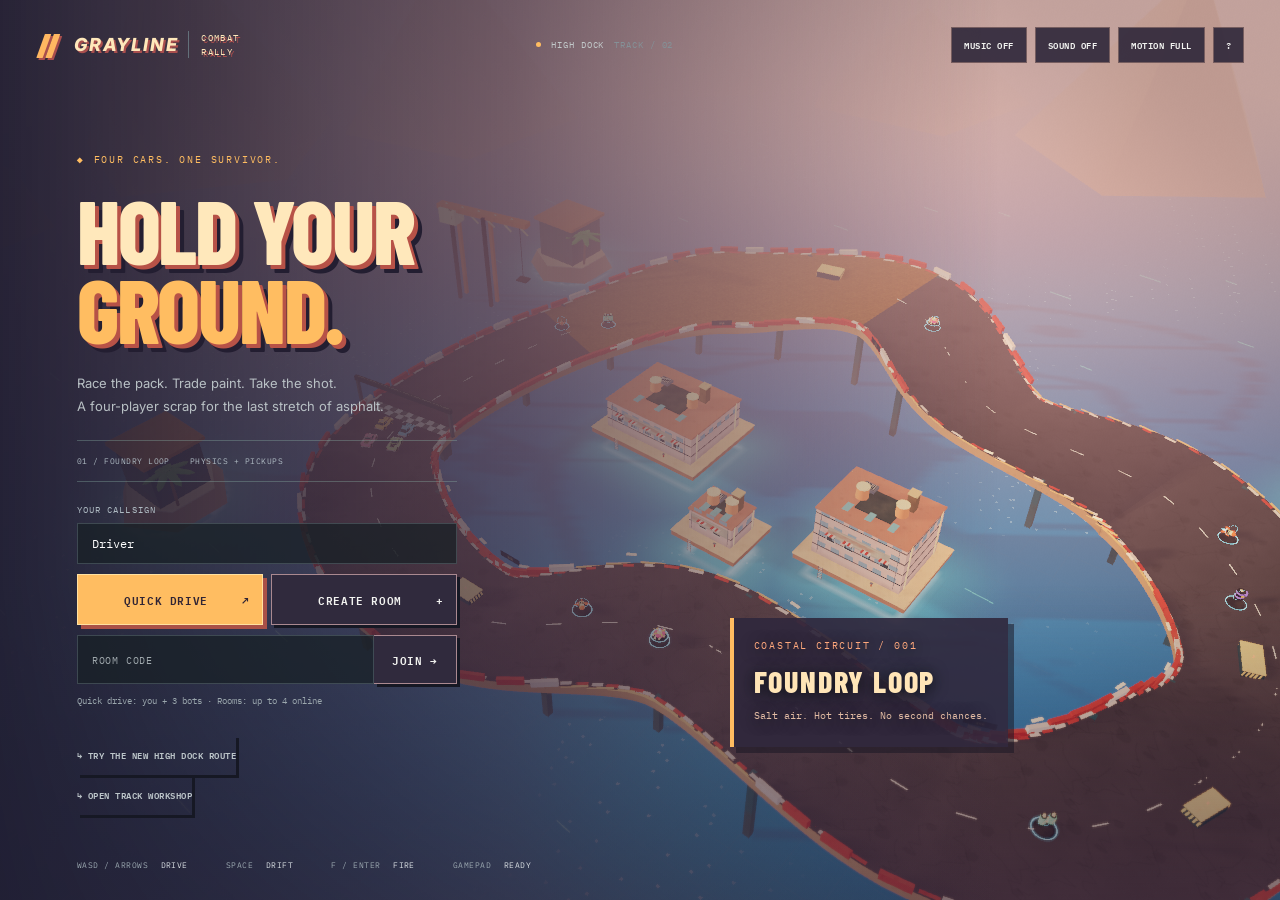
<file: public/game/index.html>
<!doctype html><html lang="en"><head><meta charset="utf-8"><meta name="viewport" content="width=device-width,initial-scale=1,viewport-fit=cover"><meta name="theme-color" content="#161a1d"><title>GRAYLINE — Combat Rally</title><link rel="stylesheet" href="style.css"></head><body>
<canvas id="world" aria-label="3D combat racing circuit"></canvas><div class="vignette"></div>
<header><a class="brand" href="./index.html" aria-label="Grayline home"><span class="brand-icon">//</span> GRAYLINE<span class="brand-sub">COMBAT RALLY</span></a><div class="build-label"><i></i> HIGH DOCK <span>TRACK / 02</span></div><div class="top-actions"><button id="voiceButton" hidden aria-expanded="false" aria-controls="voicePanel">VOICE</button><button id="music" title="Race theme v2 · 117 BPM · C minor" aria-pressed="false">MUSIC OFF</button><button id="sound" title="Toggle sound">SOUND OFF</button><button id="motion" title="Toggle reduced camera and impact motion" aria-pressed="false">MOTION FULL</button><button id="help">?</button><button id="menuBtn" hidden>MENU</button></div></header>
<section id="voicePanel" hidden aria-label="Room voice chat"><div class="eyebrow">ROOM VOICE</div><p id="voiceStatus" role="status">Join to hear the crew. Your microphone starts off.</p><div class="voice-actions"><button id="voiceJoin">JOIN VOICE</button><button id="voiceMic" hidden>MIC OFF · ENABLE</button><button id="voiceResume" hidden>ENABLE AUDIO</button><button id="voiceLeave" hidden>LEAVE VOICE</button></div><div id="voicePlayers"></div><p class="small">Live room audio · Not recorded<br>Headphones recommended. Voice needs a direct connection.</p></section><main id="garage"><section class="intro"><div class="eyebrow">FOUR CARS. ONE SURVIVOR.</div><h1>HOLD YOUR<br><em>GROUND.</em></h1><p class="lede">Race the pack. Trade paint. Take the shot.<br>A four-player scrap for the last stretch of asphalt.</p><div class="spec"><span>01 / FOUNDRY LOOP</span><span>PHYSICS + PICKUPS</span></div><label class="field-label" for="name">YOUR CALLSIGN</label><input id="name" maxlength="18" placeholder="Driver" value="Driver" autocomplete="nickname"><div class="primary-actions"><button id="practice" class="primary">QUICK DRIVE <span>↗</span></button><button id="host" class="secondary">CREATE ROOM <span>+</span></button></div><div class="join-row"><input id="roomCode" placeholder="ROOM CODE" maxlength="8" aria-label="Room code" autocomplete="off"><button id="join">JOIN →</button></div><p class="small">Quick drive: you + 3 bots · Rooms: up to 4 online</p><div id="status" role="status" aria-live="polite"></div><button id="newRoute" class="text-button">↳ TRY THE NEW HIGH DOCK ROUTE</button><br><button id="editorBtn" class="text-button">↳ OPEN TRACK WORKSHOP</button></section><div class="track-caption"><span class="cross">+</span><div><span class="eyebrow">COASTAL CIRCUIT / 001</span><h2>FOUNDRY LOOP</h2><p>Salt air. Hot tires. No second chances.</p></div></div><footer><span>WASD / ARROWS <b>DRIVE</b></span><span>SPACE <b>DRIFT</b></span><span>F / ENTER <b>FIRE</b></span><span>GAMEPAD <b>READY</b></span></footer></main>
<section id="lobby" class="panel" hidden><div class="eyebrow">MULTIPLAYER PADDOCK</div><h2>GET THE CREW IN.</h2><p>Share this room. Empty seats become bots.<br>The host keeps this tab open and active during the race.</p><div class="room-ticket"><span>ROOM CODE</span><strong id="codeDisplay"></strong><button id="copy">COPY INVITE ↗</button></div><div id="roster"></div><button id="start" class="primary">START RACE →</button><p id="waiting" hidden>Waiting for the host to start…</p><button id="leave" class="text-button">LEAVE ROOM</button></section>
<section id="hud" hidden><div id="drivers"></div><div class="race-top"><span id="roundLabel"></span><span id="netLabel"></span></div><div id="center"><div id="centerTag"></div><h2 id="centerTitle"></h2><p id="centerSub"></p><button id="again" class="primary" hidden>RACE AGAIN →</button></div><div id="intel" role="status"><b id="intelLabel"></b><span id="intelDetail"></span></div><div id="hitConfirm" role="status"></div><div id="toast" role="status"></div><div class="dashboard"><div class="speed"><strong id="speed">0</strong><span>KM/H</span><small id="tireStatus">TIRES READY</small><div class="speedbar"><i id="speedbar"></i></div><div id="boostPanel" data-ready="false"><label id="boostLabel" for="boostMeter">DRIFT BOOST · 0%</label><progress id="boostMeter" max="100" value="0"></progress></div></div><div class="weapon"><div id="weaponIcon" aria-hidden="true">◇</div><span class="eyebrow">PICKUP / <b id="ammo">—</b></span><strong id="weapon">NO WEAPON</strong><span id="weaponHint">Drive through a glowing crate</span></div><div class="drive-help">WASD <span>STEER / GAS</span><br>SPACE <span>DRIFT</span><br>E <span>BOOST</span><br>F <span>FIRE</span> &nbsp; R <span>RECOVER −20 HP</span></div></div><canvas id="minimap" width="220" height="150" aria-label="Circuit minimap"></canvas><div id="tiltControls"><div class="tilt-actions"><button id="tiltToggle" aria-pressed="false">TILT OFF</button><button id="tiltCenter" hidden>CENTER</button></div><div class="tilt-meter" aria-hidden="true"><i id="tiltNeedle"></i></div><p id="tiltStatus" role="status">Tap TILT to steer with your phone.</p></div><div id="touch" aria-label="Touch driving controls"><div class="steering-zone"><button data-key="ArrowLeft" aria-label="Steer left"><b>◀</b><span>LEFT</span></button><button data-key="ArrowRight" aria-label="Steer right"><b>▶</b><span>RIGHT</span></button></div><div class="pedal-zone"><button class="touch-brake" data-key="Space" aria-label="Drift"><b>Ⅱ</b><span>DRIFT</span></button><button class="touch-gas" data-key="ArrowUp" aria-label="Accelerate"><b>❯❯</b><span>GAS</span></button><button class="touch-fire" data-key="KeyF" aria-label="Fire weapon"><b>✛</b><span>FIRE</span></button><button id="touchBoost" class="touch-boost" data-key="KeyE" aria-label="Boost charging"><b>⚡</b><span>BOOST</span></button><button class="touch-reverse" data-key="ArrowDown" aria-label="Reverse">REV</button></div></div></section>
<section id="workshop" class="panel" hidden><div class="eyebrow">TRACK WORKSHOP / FOUNDRY LOOP</div><h2>BUILT BY HAND.</h2><p>Drag orange nodes to reshape the circuit. Select a node to edit its elevation, width, banking and surface.<br>Your layout saves on this device and travels with rooms you host.</p><label>Road width <output id="widthValue"></output><input id="width" type="range" min="12" max="26" step="1"></label><label>Tire grip <output id="gripValue"></output><input id="grip" type="range" min="3" max="12" step=".2"></label><label>Engine force <output id="powerValue"></output><input id="power" type="range" min="12" max="26" step="1"></label><div class="terrain-controls"><label>Road node<select id="nodeSelect" aria-label="Road node"></select></label><label>Elevation <output id="nodeHeightValue"></output><input id="nodeHeight" type="range" min="0" max="20" step=".5"></label><label>Local road width <output id="nodeWidthValue"></output><input id="nodeWidth" type="range" min=".6" max="1.4" step=".05"></label><label>Surface to next node<select id="nodeSurface"><option value="asphalt">Asphalt</option><option value="gravel">Gravel / off-road</option></select></label><label>Banking / tilt <output id="nodeBankValue"></output><input id="nodeBank" type="range" min="-18" max="18" step="1"></label></div><label>Placement tool<select id="editTool"><option value="nodes">Move track nodes</option><option value="rocket">Place rocket pickup</option><option value="mine">Place mine pickup</option><option value="oil">Place oil pickup</option><option value="boost">Place boost pickup</option><option value="obstacle">Place solid road blockage</option><option value="block">Place concrete block</option><option value="erase">Remove pickup / block / blockage</option></select></label><p class="small">Placement: click the circuit. Concrete blocks are scenery. Road blockages have collision.<br>Export JSON to keep a portable checkpoint.</p><div class="primary-actions"><button id="saveTrack" class="primary">SAVE + DRIVE</button><button id="export">EXPORT</button></div><div class="primary-actions"><button id="importBtn">IMPORT JSON</button><button id="resetTrack">LOAD DEFAULT</button></div><input type="file" id="importFile" accept="application/json,.json" hidden><button id="closeEditor" class="text-button">BACK TO GARAGE</button><p id="editorStatus" role="status"></p></section>
<dialog id="helpDialog"><button id="closeHelp" class="close" aria-label="Close help">×</button><div class="eyebrow">DRIVER'S BRIEF</div><h2>SURVIVE THE PACK.</h2><p>Last car running wins 2 points. First to 6 wins the match. At 120 seconds, the leading surviving car wins the round.</p><p>Fall from an exposed edge, lose all 100 HP, or after the first 45 seconds, trail the leader by 120 metres for 10 continuous seconds and you're out. Watch the next round and jump back in.</p><p>Music: Grayline race theme v2 · 117 BPM · C minor. Enable MUSIC in the top bar to hear the supplied MIDI arrangement.<br>Weapon shapes identify pickups. Empty pads refill over 7 seconds. Watch for incoming-rocket alerts and confirmed-hit messages. Motion can be reduced with the top-bar switch.</p><p><b>PHONE TILT</b>Tap TILT during a race and allow motion access if asked. Hold the phone in your driving position while it centers, then tilt left or right and hold GAS. CENTER recalibrates; the arrow buttons still work.<br><br><b>DRIFT</b>Build speed above 36 km/h, then hold Space with gas and steer into the corner. Keep holding Space; steer into the slide to tighten it or countersteer to widen it. Release Space to regain grip. Six seconds of powered drifting fills the boost meter. Press E, LB or the BOOST touch button when full for 2.4 seconds of thrust. Charge is retained between corners and resets each round. Boosting cannot refill the meter. S / Down still brakes.</p><div class="help-grid"><p><b>DRIVE</b>WASD or arrow keys<br>S / Down: brake, then reverse<br>Space + steer: hold to drift<br>F / Enter: weapon<br>E: charged drift boost<br>R: recover (−20 HP)</p><p><b>TOUCH</b>Hold LEFT / RIGHT to steer.<br>Hold GAS to accelerate.<br>Hold DRIFT with GAS and steer to slide. Release DRIFT to regain grip.<br>FIRE uses your pickup; REV reverses.</p><p><b>GAMEPAD</b>Left stick: steer<br>RT / A: accelerate<br>LT / B: reverse<br>X: drift · RB: fire · LB: boost</p><p><b>COMET / ROCKET</b>2 forward shots.<br>48 damage + impact.</p><p><b>SNAPJAW / MINE</b>2 rear charges.<br>55 damage + knockback.</p><p><b>INKSPILL / OIL</b>Leave a slick.<br>Rivals lose tire grip.</p><p><b>AFTERBURN / BOOST</b>2.4 seconds of thrust.<br>Save it for a straight.</p></div><p><b>MUSIC</b>Original synthesized C-minor funk at 96 BPM. Bass opens alone; drums, guitar and piano build patiently. Beethoven’s Fifth enters after 80 seconds, then swells every minute. The groove continues across rounds. Toggle MUSIC independently of engine and effects.</p><p class="small">Original prototype inspired by Mashed: Drive to Survive. No original game assets. Online play uses direct browser connections with a server relay fallback; network conditions affect response.</p></dialog>
<script type="module" src="app.js"></script></body></html>
</file>
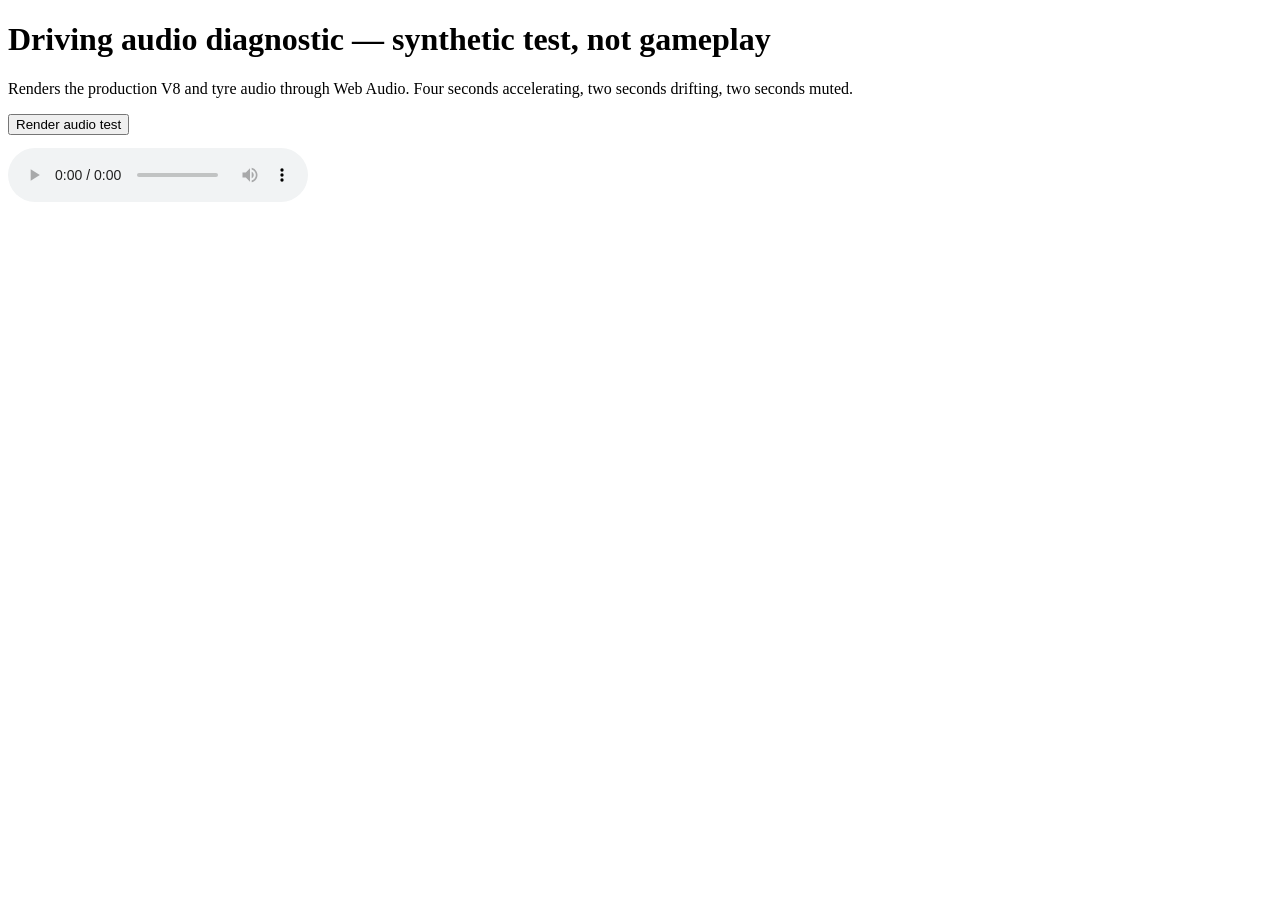
<file: public/game/audio-diagnostic.html>
<!doctype html><html lang="en"><meta charset="utf-8"><title>Driving audio diagnostic</title>
<body><h1>Driving audio diagnostic — synthetic test, not gameplay</h1>
<p>Renders the production V8 and tyre audio through Web Audio. Four seconds accelerating, two seconds drifting, two seconds muted.</p>
<button id="run">Render audio test</button><pre id="result"></pre><audio id="clip" controls></audio>
<script type="module">
import {DrivingAudio} from './driving-audio.js';
document.querySelector('#run').onclick=async()=>{
 const ctx=new OfflineAudioContext(1,48000*8,48000),drive=new DrivingAudio(ctx);
 const update=t=>drive.update({alive:true,vx:Math.min(28,t*7),vz:0,slip:t>=4?8:0,drifting:t>=4,surface:'asphalt'},{throttle:1},t<6,.1);
 update(0);
 const tasks=[];for(let step=1;step<80;step++){const when=step/10;tasks.push(ctx.suspend(when).then(()=>{update(when);return ctx.resume();}));}
 const out=await ctx.startRendering();await Promise.all(tasks);const data=out.getChannelData(0);
 const stats=(a,b)=>{const d=data.slice(a*48000,b*48000);return {rms:Math.sqrt(d.reduce((s,x)=>s+x*x,0)/d.length),peak:d.reduce((s,x)=>Math.max(s,Math.abs(x)),0)};};
 document.querySelector('#result').textContent=JSON.stringify({engine:stats(1,4),drift:stats(4.5,5.8),muted:stats(7.5,8)},null,2);
 const wav=new ArrayBuffer(44+data.length*2),v=new DataView(wav),str=(o,s)=>[...s].forEach((c,i)=>v.setUint8(o+i,c.charCodeAt(0)));
 str(0,'RIFF');v.setUint32(4,wav.byteLength-8,true);str(8,'WAVEfmt ');v.setUint32(16,16,true);v.setUint16(20,1,true);v.setUint16(22,1,true);v.setUint32(24,48000,true);v.setUint32(28,96000,true);v.setUint16(32,2,true);v.setUint16(34,16,true);str(36,'data');v.setUint32(40,data.length*2,true);
 data.forEach((x,i)=>v.setInt16(44+i*2,Math.max(-1,Math.min(1,x))*32767,true));
 document.querySelector('#clip').src=URL.createObjectURL(new Blob([wav],{type:'audio/wav'}));
};
</script></body></html>
</file>
<file: public/game/style.css>
@import url('https://fonts.googleapis.com/css2?family=Barlow+Condensed:wght@500;600;700;800;900&family=IBM+Plex+Mono:wght@400;500;600&family=Inter:wght@400;500;600;700&display=swap');
:root{font-family:Inter,Arial,sans-serif;color:#eef0ef;background:#20272b;font-synthesis:none;--accent:#ffb44a;--dim:#a6afb4;--mono:'IBM Plex Mono',monospace;--display:'Barlow Condensed','Arial Narrow',Impact,sans-serif}*{box-sizing:border-box}body{margin:0;overflow:hidden}button,input,select{font:inherit}button,a,input,select{-webkit-tap-highlight-color:transparent}button{cursor:pointer;border:1px solid #657079;background:#222a2e;color:#f3f4f1;font-family:var(--mono);font-size:11px;letter-spacing:.055em;padding:14px 18px;transition:background .15s,transform .15s}button:hover{background:#3a444a;border-color:#a0acb4}button:active{transform:translateY(1px)}button:disabled{opacity:.45;cursor:wait}button:focus-visible,a:focus-visible,input:focus-visible,select:focus-visible{outline:2px solid var(--accent);outline-offset:4px}[hidden]{display:none!important}#world{position:fixed;inset:0;width:100%;height:100%;outline:0}.vignette{position:fixed;inset:0;pointer-events:none;background:linear-gradient(90deg,rgba(12,17,20,.95),rgba(12,17,20,.58) 36%,transparent 67%),linear-gradient(0deg,#121a22aa,transparent 20%)}body.playing .vignette{background:linear-gradient(0deg,#11181fcc,transparent 23%,transparent 75%,#11181f88)}header{position:fixed;left:36px;right:36px;top:24px;display:flex;justify-content:space-between;align-items:center;z-index:5;gap:18px}.brand{display:flex;align-items:center;gap:10px;font-weight:800;letter-spacing:.05em;font-size:18px;color:#fff;text-decoration:none}.brand-icon{font:900 34px var(--display);color:var(--accent);letter-spacing:-7px;padding-right:10px}.brand-sub{border-left:1px solid #63707a;padding-left:12px;font:9px var(--mono);letter-spacing:.15em;max-width:70px;line-height:1.5}.build-label{font:9px var(--mono);letter-spacing:.1em;color:#c2c9ca;display:flex;gap:10px;align-items:center}.build-label i{width:5px;height:5px;background:var(--accent);border-radius:50%}.build-label span{color:#849197}.top-actions{display:flex;gap:8px}.top-actions button{font-size:9px;padding:9px 12px;background:#1c242a77}.intro{position:absolute;top:17vh;left:6vw;width:380px}.eyebrow{font:10px var(--mono);letter-spacing:.18em;color:var(--accent)}h1{font:800 clamp(68px,7vw,112px)/.88 var(--display);letter-spacing:-.025em;margin:24px 0}h1 em{font-style:normal;color:var(--accent)}.lede{font-size:13px;line-height:1.8;color:#b8c0c4;margin:20px 0}.spec{display:flex;gap:20px;padding:15px 0;border-top:1px solid #87939c40;border-bottom:1px solid #87939c40;font:8px var(--mono);letter-spacing:.06em;color:#aebac2;margin:22px 0}.field-label{display:block;font:9px var(--mono);letter-spacing:.12em;color:#aebac2;margin-bottom:8px}input:not([type=range]),select{border:1px solid #71828b66;color:#fff;background:#182026bb;border-radius:0;padding:12px 14px;width:100%;font:12px var(--mono);outline-offset:2px}input::placeholder{color:#a0a9ad;font-size:10px;letter-spacing:.08em}.primary-actions{display:flex;gap:8px;margin-top:10px}.primary-actions button{flex:1;padding:15px 12px}.primary{background:var(--accent);color:#171b1c;border-color:var(--accent);font-weight:600}.primary:hover{background:#ffc76f;border-color:#ffc76f}.primary span,.secondary span{float:right}.join-row{display:flex;margin-top:10px}.join-row input{flex:1;min-width:0}.join-row button{border-left:0;white-space:nowrap}.small{font:9px/1.8 var(--mono);color:#9ba7ad}.text-button{border:0;background:transparent!important;padding:12px 0;color:#bdc6ca;font-size:9px}#status{font:11px/1.5 var(--mono);color:var(--accent);min-height:16px}.track-caption{position:absolute;left:57%;bottom:17%;display:flex;gap:17px;align-items:flex-start;text-shadow:0 2px 15px #0a0f11}.track-caption .cross{font:32px var(--mono);font-weight:400;color:#a5b0b4}.track-caption h2{font:600 30px var(--display);letter-spacing:.03em;margin:10px 0}.track-caption p{font:10px var(--mono);color:#b3bdc2}.track-caption .eyebrow{color:#b3bdc2}footer{position:absolute;bottom:30px;left:6vw;right:6vw;display:flex;gap:38px;font:8px var(--mono);letter-spacing:.06em;color:#9aa7af}footer b{font-weight:400;color:#dae0e4;padding-left:7px}.panel{position:absolute;top:16vh;left:6vw;width:380px;padding:25px;background:#182025ed;border:1px solid #60717b66;box-shadow:0 20px 80px #0005}.panel h2,dialog h2{font:700 40px/1 var(--display);margin:16px 0}.panel p,dialog p{font-size:12px;line-height:1.7;color:#aab5bc}.room-ticket{border:1px dashed #697980;padding:17px;margin:20px 0;display:grid;gap:12px}.room-ticket span{font:9px var(--mono);color:#8e9da5}.room-ticket strong{font:600 28px var(--mono);letter-spacing:.12em;color:var(--accent)}#roster{margin:15px 0}.seat{display:flex;align-items:center;gap:10px;padding:13px 0;border-bottom:1px solid #75828a33;font:11px var(--mono)}.seat i{width:8px;height:8px}.seat span:last-child{margin-left:auto;font-size:8px;color:#a3b0b8}#start{width:100%;margin-top:14px}#drivers{position:absolute;top:85px;left:36px;right:36px;display:flex;gap:12px;justify-content:center}.driver{flex:1;max-width:240px;padding:12px 14px;background:#182026ce;border-top:2px solid var(--color)}.driver.dead{opacity:.48}.driver-top{display:flex;align-items:center;justify-content:space-between;font:11px var(--mono)}.driver-top span{overflow:hidden;white-space:nowrap;text-overflow:ellipsis}.driver-top b{font:18px var(--display);color:var(--color)}.health{height:3px;background:#ffffff20;margin-top:9px}.health i{display:block;height:100%;background:var(--color);transition:width .15s}.driver small{display:block;font:8px var(--mono);margin-top:7px;color:#a9b6bf}.race-top{position:absolute;top:176px;left:36px;right:36px;display:flex;justify-content:space-between;font:9px var(--mono);color:#d2dbde;letter-spacing:.12em}#center{position:absolute;left:50%;top:43%;transform:translate(-50%,-50%);text-align:center;pointer-events:none;text-shadow:0 4px 25px #0009;width:90%}#centerTag{font:10px var(--mono);letter-spacing:.2em;color:var(--accent)}#centerTitle{font:800 76px/.95 var(--display);letter-spacing:-.025em;margin:12px 0;color:#fff}#centerSub{font:12px var(--mono);line-height:1.7}#again{pointer-events:auto;min-width:200px}#toast{position:absolute;left:50%;bottom:160px;transform:translateX(-50%);font:11px var(--mono);color:var(--accent);background:#182026c9;padding:10px 18px;white-space:nowrap}#toast:empty{display:none}.dashboard{position:absolute;bottom:30px;left:36px;display:flex;gap:28px;align-items:center}.speed{min-width:140px}.speed strong{font:700 70px/.9 var(--display)}.speed>span{font:9px var(--mono);margin-left:7px;color:#a3b0b8}.speedbar{height:3px;background:#70808b55;margin-top:10px;width:140px}.speedbar i{display:block;height:100%;background:var(--accent)}.weapon{border-left:1px solid #78868d77;padding-left:25px;display:grid;gap:8px;min-width:200px}.weapon strong{font:600 27px var(--display);letter-spacing:.02em}.weapon>span:last-child{font:9px var(--mono);color:#a9b6bf}.drive-help{font:9px/2.2 var(--mono);color:#eef2f4}.drive-help span{color:#91a1ac;margin-left:6px}#minimap{position:absolute;right:36px;bottom:26px;width:200px;height:137px;background:#151e2499;border:1px solid #6c7b8244}#workshop{top:105px;max-height:calc(100vh - 130px);overflow:auto;width:340px;padding:23px}#workshop label{font:10px var(--mono);display:block;color:#bcc8cd;margin:17px 0}#workshop output{float:right;color:var(--accent)}input[type=range]{display:block;accent-color:var(--accent);width:100%;margin-top:12px}select{margin-top:9px;font-size:11px}#workshop p.small{font-size:9px}dialog{background:#1b252d;color:#fff;border:1px solid #6e7d87;padding:34px;width:540px;max-width:92vw;max-height:88vh;overflow:auto;box-shadow:0 30px 120px #0009}dialog::backdrop{background:#060c10a8;backdrop-filter:blur(6px)}.close{position:absolute;right:15px;top:15px;padding:4px 10px;font-size:24px;border:0;background:transparent}.help-grid{display:grid;grid-template-columns:1fr 1fr;gap:8px 20px}.help-grid b{display:block;color:var(--accent);font:10px var(--mono);margin-bottom:8px}#touch{display:none;position:absolute;bottom:12px;left:12px;right:12px;justify-content:space-between;pointer-events:none}#touch>div{display:flex;gap:6px}#touch button{pointer-events:auto;touch-action:none;user-select:none;background:#27353acc;min-height:54px;padding:12px;font-size:11px}body.editing .vignette{background:linear-gradient(90deg,#10181caa,transparent 48%)}
@media(max-height:790px) and (min-width:701px){.intro{top:14vh}h1{font-size:74px;margin:18px 0}.lede{margin:12px 0}.spec{margin:16px 0;padding:12px 0}.intro .primary-actions button{padding:13px 10px}.intro input:not([type=range]){padding:10px 12px}footer{bottom:18px}}
@media(max-width:850px){.build-label{display:none}.intro{left:5vw;width:340px}.track-caption{left:59%;max-width:200px}.dashboard{gap:16px}.drive-help{display:none}.driver{padding:10px}.race-top{top:170px}}
@media(max-width:600px){header{left:18px;right:18px;top:15px}.brand{font-size:15px}.brand-sub{display:none}.top-actions button{padding:8px}.intro{top:110px;width:calc(100% - 44px);left:22px;max-width:360px}h1{font-size:70px}.vignette{background:linear-gradient(90deg,#11181cec,#11181c99 65%,#11181c44)}.track-caption,footer{display:none}.panel{left:18px;top:100px;width:calc(100% - 36px);max-width:380px}.lede{font-size:12px}.spec{margin:15px 0}.driver-top{font-size:9px}.driver-top b{font-size:16px}#drivers{top:69px;left:12px;right:12px;gap:4px}.driver{padding:8px 6px}.driver small{font-size:7px}.race-top{top:151px;left:15px;right:15px;font-size:8px}.dashboard{left:15px;bottom:98px;gap:16px}.speed strong{font-size:48px}.speed{min-width:96px}.speedbar{width:90px}.weapon{padding-left:15px;min-width:150px}.weapon strong{font-size:23px}#minimap{right:15px;bottom:200px;width:130px;height:89px}#centerTitle{font-size:54px}#toast{bottom:190px;font-size:9px}#workshop{left:15px;width:300px}#touch{display:flex}}
@media(pointer:coarse){body.playing #touch{display:flex}.dashboard{bottom:95px}#minimap{bottom:95px}}

#voicePanel{position:fixed;right:32px;top:76px;width:330px;max-width:calc(100vw - 32px);max-height:65vh;overflow:auto;padding:20px;background:#182329f5;border:1px solid #64747c;z-index:30;box-shadow:0 12px 40px #0006}#voicePanel p{font-size:12px;line-height:1.6}#voicePanel button{font-size:10px;padding:10px}.voice-actions{display:flex;gap:6px;flex-wrap:wrap}.voice-player{display:flex;justify-content:space-between;align-items:center;gap:8px;font-size:11px;margin-top:10px}.voice-player span{overflow-wrap:anywhere}#voiceMic[aria-pressed=true]{background:#b6dd77;color:#182329}@media(max-width:650px){#voicePanel{right:16px;top:70px}.top-actions{gap:4px}.top-actions button{padding:8px;font-size:9px}}


.race-top span{background:#17262bbf;padding:6px 10px;border-radius:2px}


#tireStatus{display:block;font:8px "IBM Plex Mono",monospace;color:#e3c18b;margin-top:5px;letter-spacing:1px}

/* Art pass 03 — coastal print palette, bold silhouettes and readable combat cards. */
:root{--accent:#ffc66d;--dim:#b8d6d2;color:#fff1d4;background:#153e49}
button{border:1px solid #a6c9c280;background:#173946;border-radius:3px;box-shadow:0 3px 0 #102c36;font-weight:600}button:hover{background:#295866}button.primary{color:#173441;background:#ffc66d;border-color:#ffe3a4;box-shadow:0 4px 0 #b16a46}.top-actions button{background:#153846db;box-shadow:none}.brand{color:#fff1d4}.brand-icon{color:#ffba6a}.vignette{background:linear-gradient(90deg,#102e3ff0,#163e4bab 35%,transparent 72%),linear-gradient(0deg,#143b4888,transparent 30%)}body.playing .vignette{background:linear-gradient(0deg,#103342b8,transparent 21%,transparent 85%,#10334266)}body.critical.playing .vignette{box-shadow:inset 0 0 80px #fa65554d}
h1{text-shadow:4px 5px 0 #133344}h1 em{color:#ffbd75}.intro .eyebrow:before{content:'◆';margin-right:9px}.spec{border-color:#88ada35e}.track-caption{border-left:4px solid #ffb876;padding:15px 20px;background:#163e49cc;box-shadow:5px 5px 0 #0f2c3877}.track-caption .cross{display:none}.track-caption h2{font-weight:800;letter-spacing:.06em;color:#ffe5b7}.track-caption p{color:#b4d8d0}.track-caption .eyebrow{color:#ffa97d}
#drivers{top:80px;gap:8px;max-width:860px;margin:auto}.driver{padding:8px 12px;border:1px solid #9cbcb040;border-top:3px solid var(--color);background:#123544dc;box-shadow:3px 3px 0 #0d2b3866;border-radius:3px}.driver-top b{font-size:20px}.driver small{margin-top:5px}.health{height:4px}.race-top{top:159px}.race-top span{background:#133642df;border:1px solid #85aaa24d;border-radius:3px;font-size:8px}
.dashboard{bottom:26px;gap:22px}.speed strong{font-weight:900;font-style:italic;text-shadow:3px 3px 0 #123847}.speedbar{height:5px;background:#90b4b23d;border-radius:3px;overflow:hidden}.weapon{position:relative;border:1px solid var(--weapon,#fff0cd);border-left:5px solid var(--weapon,#fff0cd);padding:12px 16px 12px 67px;background:#123746e8;min-width:285px;box-shadow:4px 4px 0 #0a263466;transform:skew(-3deg);border-radius:4px}.weapon strong{font-weight:900;color:var(--weapon,#fff0cd);font-size:30px;letter-spacing:.07em}.weapon .eyebrow{color:#e2e1c4;font-size:8px}.weapon>span:last-child{font-size:8px;color:#c5ded6}.weapon #weaponIcon{position:absolute;left:14px;top:23px;font:900 42px/1 var(--display);color:var(--weapon,#fff0cd);text-shadow:2px 2px 0 #0c2732}.drive-help{font-size:8px;color:#ffebc7}#toast{border:1px solid #ffd597;background:#183c49ed;border-radius:3px;color:#ffe8b7;box-shadow:3px 3px 0 #102d37}#minimap{background:#133947cc;border:2px solid #82bdb383;border-radius:6px}
#intel{position:absolute;top:194px;left:50%;transform:translateX(-50%);padding:9px 18px;background:#173e4ae8;border:1px solid #ffda93;border-left:5px solid #ffda93;display:grid;gap:3px;text-align:center;border-radius:3px;pointer-events:none}#intel b{font:800 21px var(--display);letter-spacing:.08em;color:#ffe1aa}#intel span{font:9px var(--mono);color:#e7e6cc}#intel[data-kind=danger]{border-color:#ff8c78;background:#542f3bee}#intel[data-kind=danger] b{color:#ffb39b}#hitConfirm{position:absolute;top:34%;left:50%;transform:translateX(-50%) rotate(-3deg);font:900 30px var(--display);color:#ffedb6;text-shadow:3px 3px 0 #173544;letter-spacing:.04em;pointer-events:none}#hitConfirm:not(:empty):before{content:'✦ ';color:#ff956b}#hitConfirm:empty{display:none}#centerTitle{color:#fff0d1;text-shadow:4px 5px 0 #173746}#centerTag{color:#ffca82}.panel,dialog{background:#153846f5;border-color:#84b9af;border-radius:4px}.panel h2,dialog h2{color:#ffe4b4}.room-ticket{background:#102e39;border-color:#8db4a9}#voicePanel{background:#153846f5;border-color:#80b6aa}.reduced-motion *, .reduced-motion *:before{animation:none!important;transition:none!important}
@media(max-width:850px){.weapon{min-width:235px;padding-left:55px}.weapon strong{font-size:24px}.weapon #weaponIcon{left:10px;font-size:34px}#motion{font-size:8px!important}.top-actions{gap:4px}}
@media(max-width:600px){#drivers{top:69px}.driver{padding:7px 5px}.race-top{top:149px}#intel{top:184px;min-width:190px;padding:7px 10px}#intel b{font-size:18px}#intel span{font-size:8px}.weapon{min-width:205px;max-width:calc(100vw - 135px);padding:9px 10px 9px 45px}.weapon strong{font-size:21px}.weapon #weaponIcon{font-size:30px;left:9px}.weapon>span:last-child{font-size:7px}.dashboard{bottom:96px;gap:12px}.speed{min-width:88px}.top-actions button{padding:7px 6px}#sound,#motion{font-size:7px!important}#hitConfirm{font-size:24px;top:38%}.build-label{display:none}}
@media(max-width:600px){body.playing .brand,body:has(#voiceButton:not([hidden])) .brand{font-size:0;gap:0;min-width:28px}.weapon>span:last-child{max-width:235px;line-height:1.5}.top-actions{margin-left:auto}}
.driver-top span{min-width:0;flex:1}.driver-top b{white-space:nowrap;flex-shrink:0;margin-left:5px}@media(max-width:600px){.driver-top b{font-size:14px;margin-left:3px}.driver-top span{font-size:8px}.driver small{white-space:nowrap;overflow:hidden;text-overflow:ellipsis}}
/* Thumb controls: independent pointer capture supports steering + gas + fire. */
#touch{bottom:max(14px,env(safe-area-inset-bottom));left:max(18px,env(safe-area-inset-left));right:max(18px,env(safe-area-inset-right));align-items:flex-end;z-index:8}
#touch .pedal-zone{display:block;position:relative;width:190px;height:202px}
#touch button{position:absolute;border-radius:50%;display:flex;flex-direction:column;align-items:center;justify-content:center;gap:2px;padding:0;min-height:0;border:2px solid #d6decb99;box-shadow:0 4px 0 #0a263999;background:#153d4be0;color:#fff0d1;touch-action:none;-webkit-user-select:none}
#touch button b{font-size:23px;line-height:1.1}#touch button span{font-size:8px;letter-spacing:.08em}
#touch button.held{background:#ffbd75;color:#163848;border-color:#ffe1aa;transform:scale(.95)}
#touch .touch-gas{width:96px;height:96px;right:0;bottom:0;background:#e7b66ee8;color:#173c48;border-color:#ffe3ae}
#touch .touch-gas b{font-size:29px;transform:rotate(-90deg)}#touch .touch-gas span{font-size:12px;font-weight:bold}
#touch .touch-brake{width:76px;height:76px;right:10px;bottom:112px}
#touch .touch-brake span{font-size:7px}
#touch .touch-fire{width:66px;height:66px;left:0;bottom:64px;border-color:#ff9e86;background:#663f4ce0}
#touch .touch-reverse{width:46px;height:46px;left:14px;bottom:0;font-size:9px}
@media(max-width:600px),(pointer:coarse){body.playing .dashboard{bottom:225px;left:18px;gap:12px}body.playing #minimap{bottom:240px;width:105px;height:72px}body.playing #toast{bottom:205px}.drive-help{display:none}}
@media(max-height:500px) and (orientation:landscape){header{top:10px;left:18px;right:18px}.brand-sub,.build-label{display:none}#drivers{top:48px;left:180px;right:220px}.driver{padding:5px}.driver-top b{font-size:14px}.driver small{display:none}.race-top{top:112px;left:190px;right:220px}.dashboard{bottom:14px!important;left:185px!important;gap:12px}.speed strong{font-size:36px}.speed{min-width:60px}.speedbar{width:65px}.weapon{min-width:100px;padding-left:12px}.weapon strong{font-size:20px}.weapon>span:last-child,#minimap{display:none}#intel{top:140px}#touch .pedal-zone{height:190px}#centerTitle{font-size:44px}#toast{bottom:78px!important}}
@media(max-width:380px){#touch .pedal-zone{width:175px}#touch{left:12px;right:12px}}
@media(max-height:500px) and (max-width:1000px){body.playing #touch{display:flex}}
@media(max-width:600px) and (orientation:portrait){body.playing #minimap{top:185px;bottom:auto;right:16px;width:90px;height:61px}}

#touch .steering-zone{display:flex;gap:8px;padding-bottom:9px}#touch .steering-zone button{position:relative;width:66px;height:76px;border-radius:22px;background:#153d4be6}#touch .steering-zone button.held{background:#ffbd75;color:#163848}@media(max-width:380px){#touch .steering-zone{gap:6px}#touch .steering-zone button{width:58px;height:72px}}
@media(max-width:600px){#music{font-size:7px!important}.top-actions{gap:3px}header{left:10px;right:10px}.top-actions button{padding:7px 4px}}
/* Retro motor-club print: sun-faded amber, violet asphalt, hard-edged panels. */
:root{--accent:#ffbd61;--dim:#c1aebe;color:#ffe8bb;background:#292435}
button{border-radius:0;background:#302a3d;border-color:#aa8990;box-shadow:3px 3px 0 #161824}button:hover{background:#554052}button.primary{background:#ffbd61;color:#302434;border-color:#ffe1a1;box-shadow:4px 4px 0 #aa5147}
.top-actions button{background:#30283be8;border-color:#b8908177}.brand{font-style:italic;color:#ffe8bb;letter-spacing:.1em;text-shadow:2px 2px #a94e4d}.brand-icon{color:#ffb761}
h1{text-shadow:4px 4px 0 #b75247,8px 8px 0 #231e31}h1 em{color:#ffbd61}.vignette{background:linear-gradient(90deg,#211e32f5,#35283d9e 40%,transparent 78%),linear-gradient(0deg,#3e2a4088,transparent 35%)}body.playing .vignette{background:linear-gradient(0deg,#211d32aa,transparent 21%,transparent 84%,#211d3255)}
.driver{background:#292536e8;border-radius:0;box-shadow:3px 3px #13132188;border-bottom:2px solid #796679}.race-top span{background:#30283de8;border-radius:0}.weapon{background:#292538ed;border-radius:0;box-shadow:5px 5px #17162388}.speed strong{text-shadow:3px 3px #a94d48}.speedbar{border-radius:0}.track-caption{background:#30283de8;border-color:#ffbc60;box-shadow:6px 6px #19172588}.track-caption p{color:#e3bca4}
#minimap{background:#30283dcc;border-color:#d79b76;border-radius:0}#centerTitle{text-shadow:4px 4px #803e4d,7px 7px #252036}.panel,dialog,#voicePanel{background:#2c263bed;border-color:#c29487;border-radius:0}#intel{background:#30283de8;border-radius:0}.room-ticket{background:#221e32}#toast{background:#30283ded;border-radius:0}
#touch button{background:#342e45eb;border-color:#e6bb9799}#touch .touch-gas{background:#edaa57ed;color:#2e2437}#touch button.held{background:#ffd18c;color:#292236}

/* Tilt sits above the left thumb buttons, away from the pedals and race HUD. */
#tiltControls{display:none;position:absolute;left:max(18px,env(safe-area-inset-left));bottom:112px;width:142px;z-index:9;pointer-events:auto}
.tilt-actions{display:flex;gap:5px}#tiltControls button{font:9px var(--mono);min-height:38px;padding:8px;border:1px solid #e6bb9799;background:#342e45eb;touch-action:manipulation}#tiltToggle[aria-pressed="true"]{background:#edaa57;color:#292236}
#tiltStatus{font:9px/1.4 var(--mono);margin:6px 0 0;color:#fff0d1;text-shadow:0 1px 3px #000}
.tilt-meter{height:4px;width:110px;margin:7px auto;background:#ffffff30;border-radius:3px;position:relative}.tilt-meter i{display:block;width:8px;height:8px;position:absolute;left:51px;top:-2px;border-radius:50%;background:#ffd18c}
@media(max-width:600px),(pointer:coarse){body.playing #tiltControls{display:block}}
@media(max-height:500px) and (max-width:1000px){body.playing #tiltControls{display:block;bottom:112px}}
@media(max-width:380px){#tiltControls{left:12px;width:124px}#tiltControls button{font-size:8px;padding:7px}}

/* Drift reserve stays below speed; phone boost fits the unused pedal gap. */
#boostPanel{margin-top:9px;width:140px;font:8px var(--mono);color:#e6c5ac}#boostPanel label{display:block;margin-bottom:5px}#boostMeter{display:block;appearance:none;width:100%;height:7px;border:0;background:#584c61}#boostMeter::-webkit-progress-bar{background:#584c61}#boostMeter::-webkit-progress-value{background:#eaaa62}#boostMeter::-moz-progress-bar{background:#eaaa62}#boostPanel[data-ready="true"]{color:#81e3d7}#boostPanel[data-ready="true"] #boostMeter::-webkit-progress-value{background:#81e3d7}#touch .touch-boost{width:60px;height:60px;left:0;bottom:140px;border-color:#81e3d7;background:#264c52ed}#touch .touch-boost b{font-size:23px}
@media(max-width:600px){#boostPanel{width:88px;font-size:7px;margin-top:5px}}@media(max-height:500px) and (orientation:landscape){#boostPanel{width:88px;font-size:7px;margin-top:4px}}
</file>
